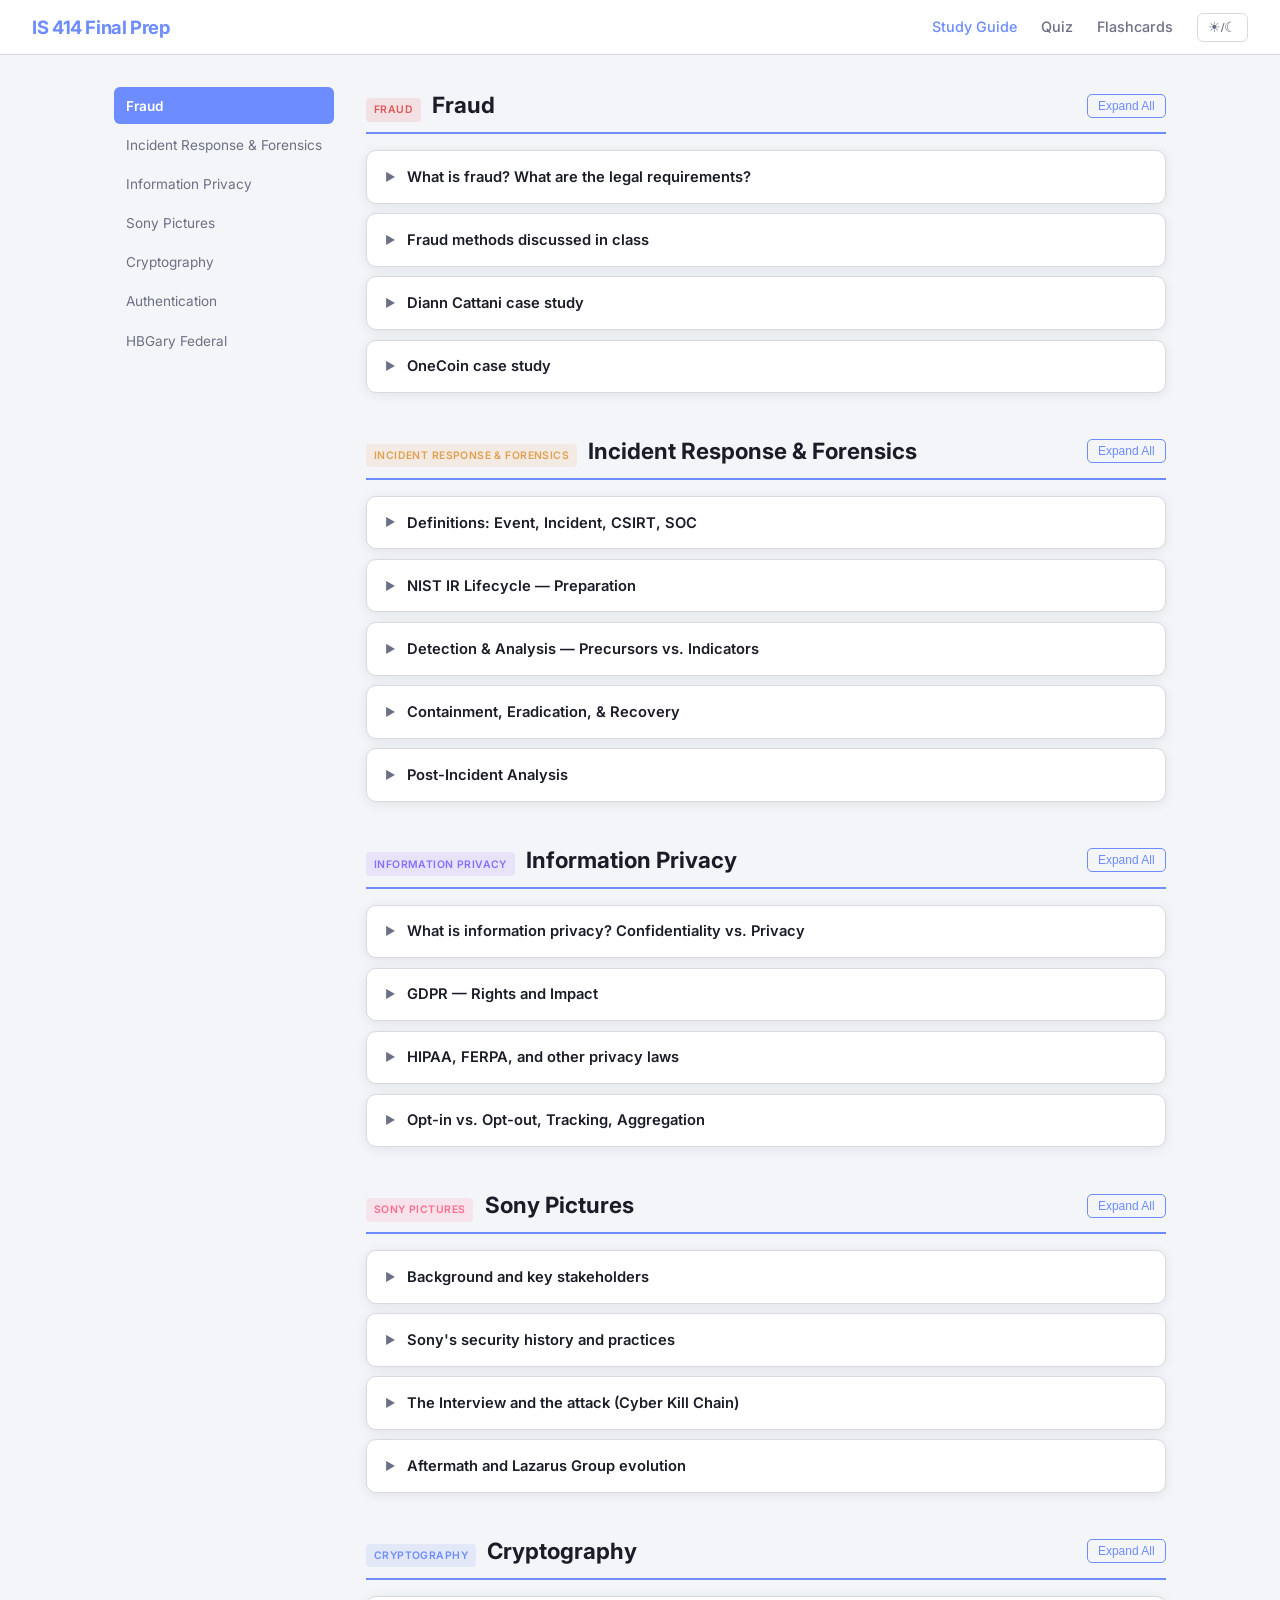
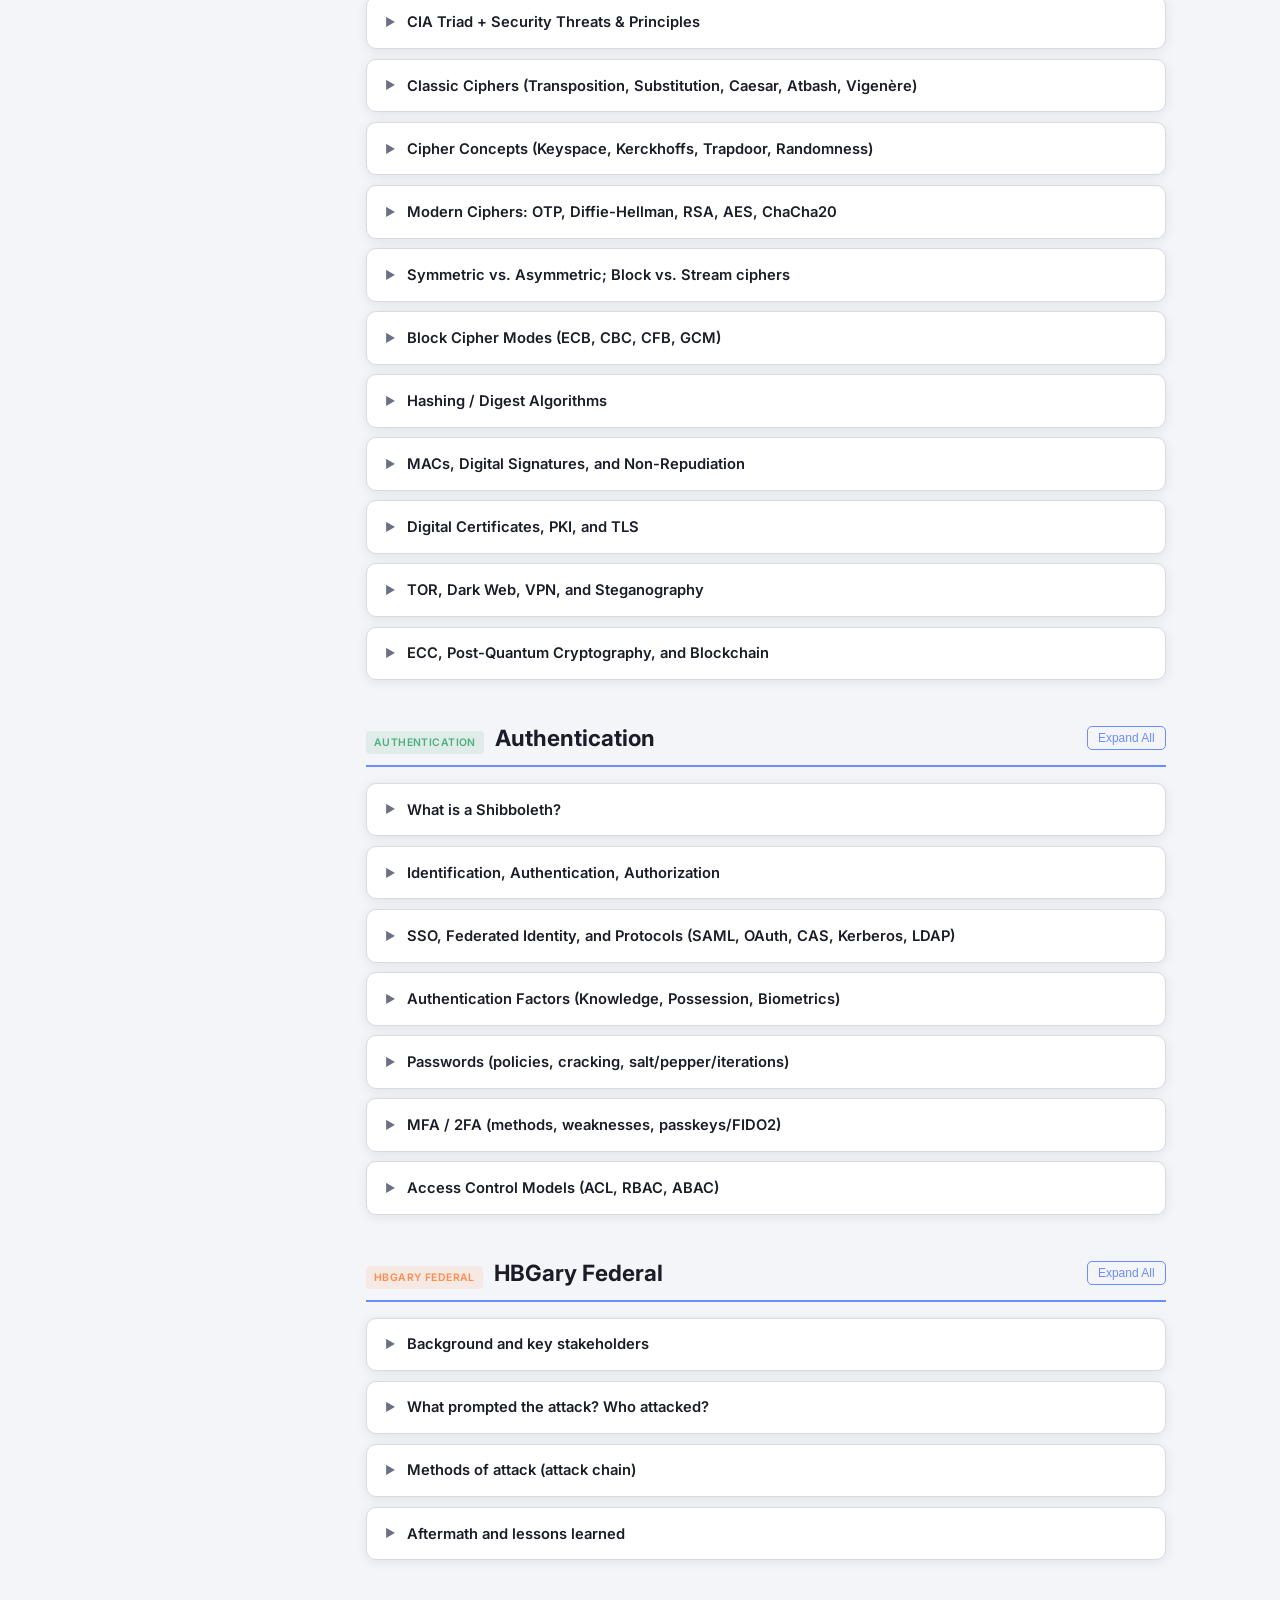
<file: index.html>
<!DOCTYPE html>
<html lang="en">
<head>
  <meta charset="UTF-8">
  <meta name="viewport" content="width=device-width, initial-scale=1.0">
  <meta http-equiv="refresh" content="0; url=docs/index.html">
  <title>IS 414 Study Guide — redirect</title>
  <script>location.replace('docs/index.html');</script>
</head>
<body>
  <p style="font-family:system-ui,sans-serif;padding:2rem">
    Opening study guide… If nothing happens, <a href="docs/index.html">click here</a>.
  </p>
</body>
</html>
</file>
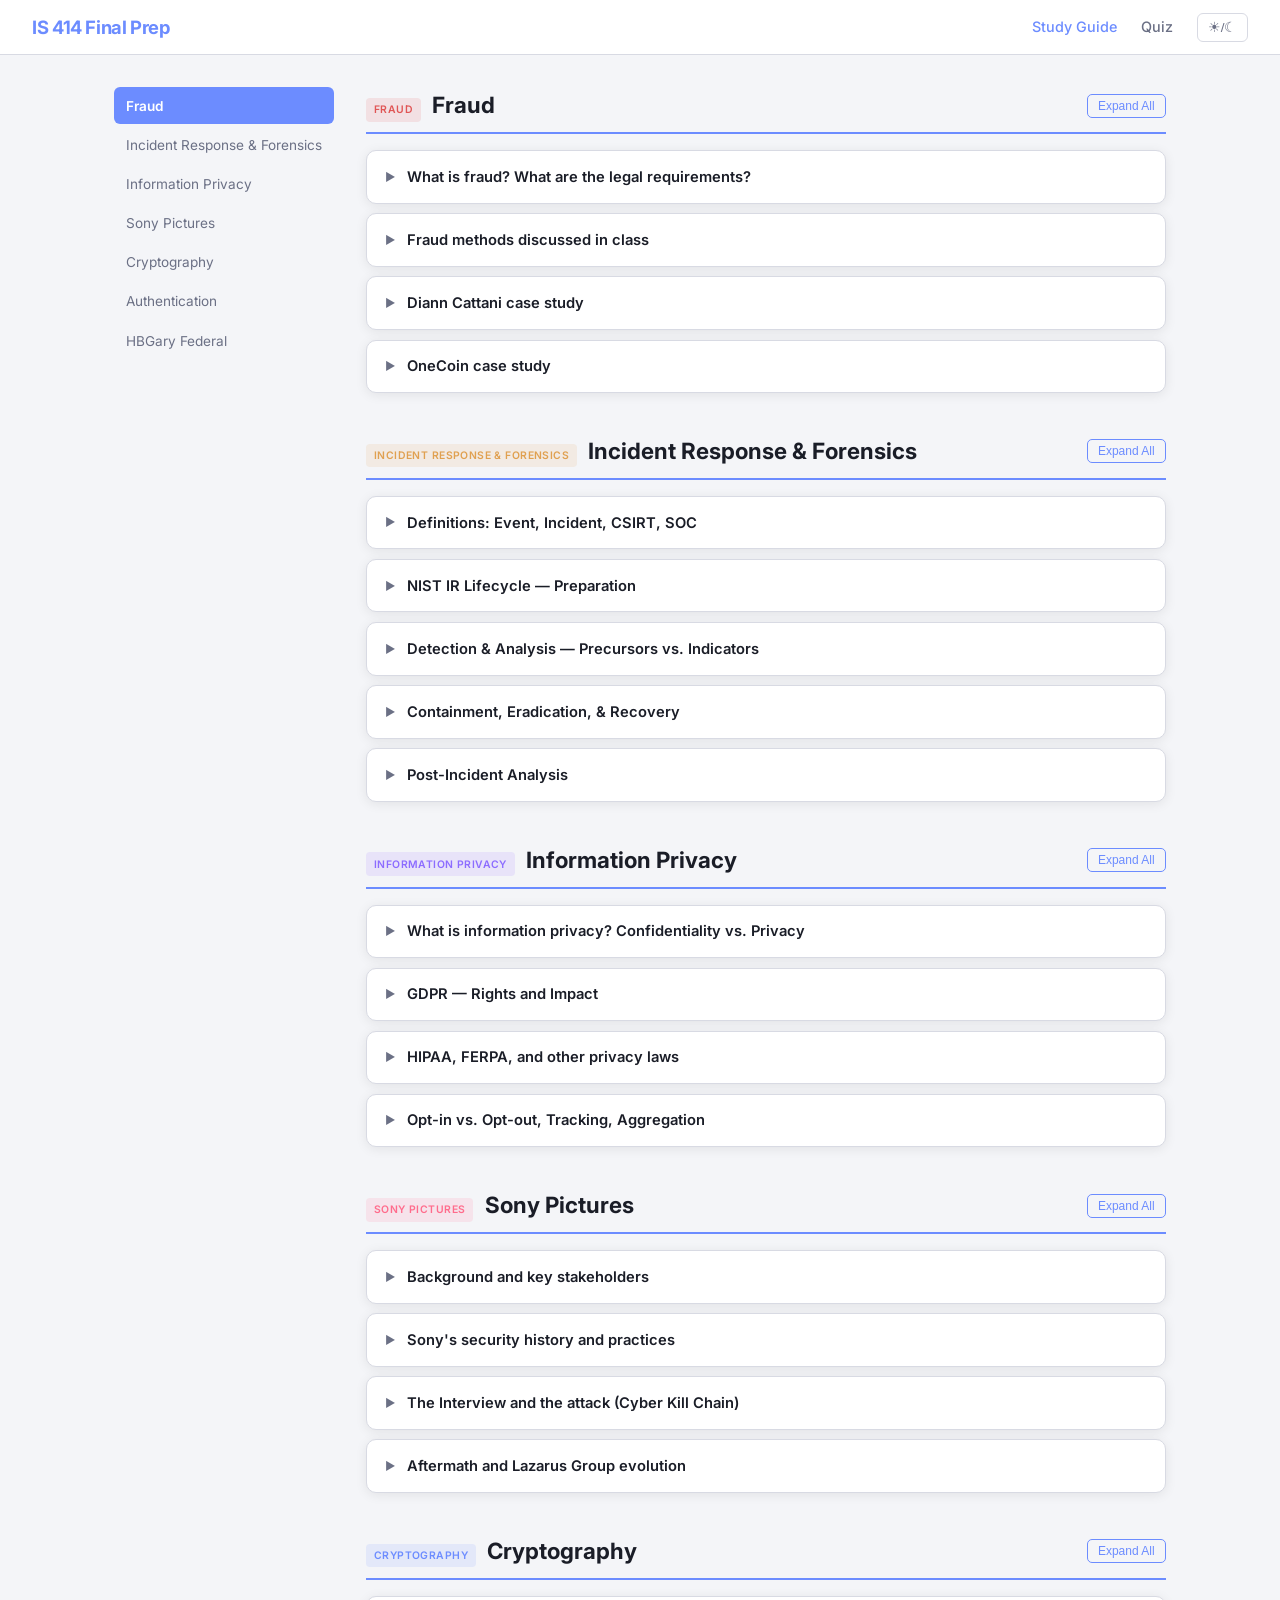
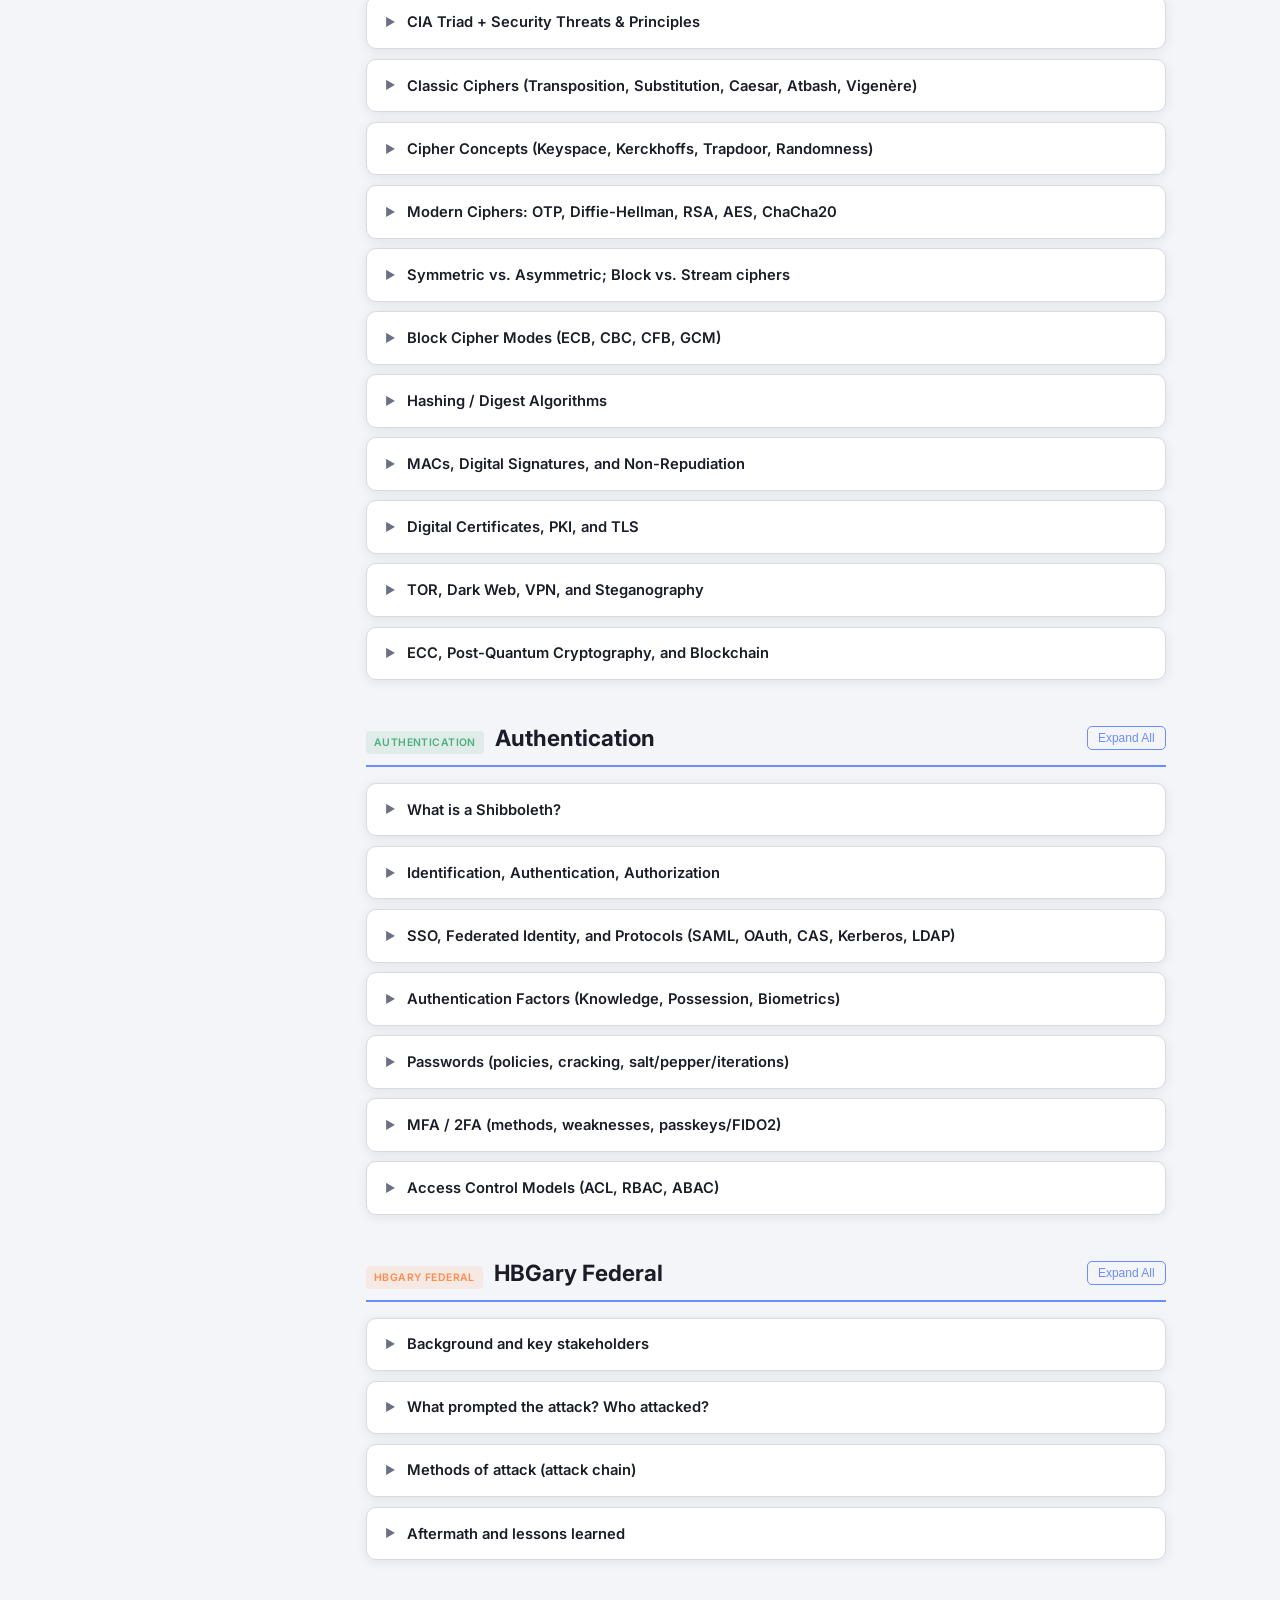
<file: website/index.html>
<!DOCTYPE html>
<html lang="en">
<head>
  <meta charset="UTF-8">
  <meta name="viewport" content="width=device-width, initial-scale=1.0">
  <title>IS 414 Study Guide</title>
  <link rel="preconnect" href="https://fonts.googleapis.com">
  <link href="https://fonts.googleapis.com/css2?family=Inter:wght@400;500;600;700;800&display=swap" rel="stylesheet">
  <link rel="stylesheet" href="css/style.css">
</head>
<body>
  <header>
    <a href="index.html" class="logo">IS 414 Final Prep</a>
    <nav>
      <a href="index.html" class="active">Study Guide</a>
      <a href="quiz.html">Quiz</a>
      <button id="theme-toggle" title="Toggle theme">☀/☾</button>
    </nav>
  </header>

  <div class="container wide">
    <div class="page-grid">
      <aside class="sidebar" id="sidebar"></aside>
      <main id="study-content"></main>
    </div>
  </div>

  <script src="js/study-guide-data.js"></script>
  <script src="js/study-guide.js"></script>
</body>
</html>
</file>
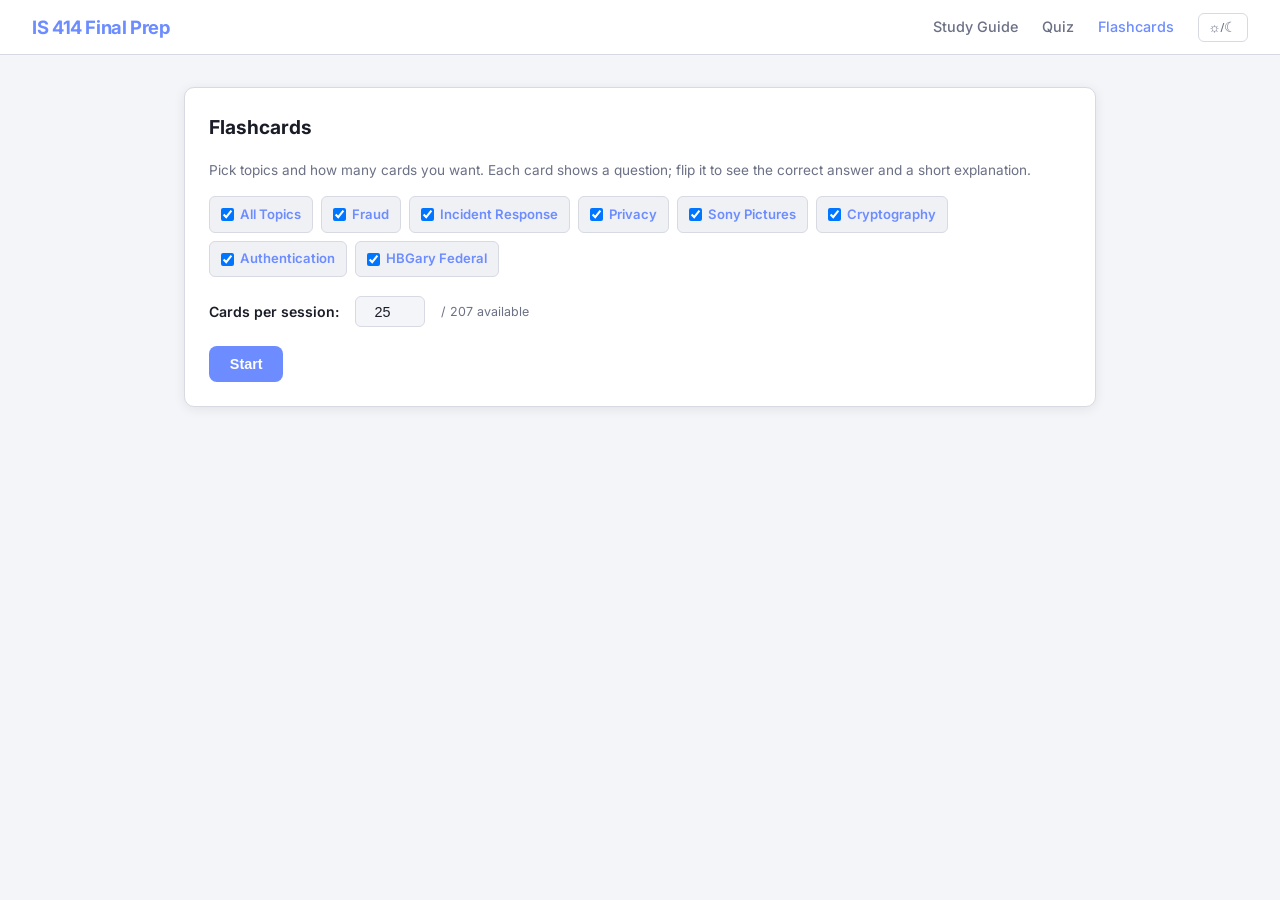
<file: docs/flashcards.html>
<!DOCTYPE html>
<html lang="en">
<head>
  <meta charset="UTF-8">
  <meta name="viewport" content="width=device-width, initial-scale=1.0">
  <title>IS 414 Flashcards</title>
  <link rel="preconnect" href="https://fonts.googleapis.com">
  <link href="https://fonts.googleapis.com/css2?family=Inter:wght@400;500;600;700;800&display=swap" rel="stylesheet">
  <link rel="stylesheet" href="css/style.css">
</head>
<body>
  <header>
    <a href="index.html" class="logo">IS 414 Final Prep</a>
    <nav>
      <a href="index.html">Study Guide</a>
      <a href="quiz.html">Quiz</a>
      <a href="flashcards.html" class="active">Flashcards</a>
      <button id="theme-toggle" title="Toggle theme">&#9788;/&#9790;</button>
    </nav>
  </header>

  <div class="container">
    <div id="fc-setup" class="quiz-setup">
      <h2>Flashcards</h2>
      <p class="fc-intro">Pick topics and how many cards you want. Each card shows a question; flip it to see the correct answer and a short explanation.</p>

      <div class="topic-checkboxes" id="fc-topic-checks"></div>

      <div class="count-row">
        <label for="fc-count">Cards per session:</label>
        <input type="number" id="fc-count" min="1" value="25">
        <span class="max-label" id="fc-max-label">/ 0 available</span>
      </div>

      <button class="btn btn-primary" id="fc-start-btn" type="button">Start</button>
    </div>

    <div id="fc-area" class="hidden">
      <div class="fc-toolbar">
        <div class="fc-toolbar-left">
          <span id="fc-progress" class="fc-progress-text">Card 1 of 25</span>
          <div class="fc-progress-bar-wrap"><div class="fc-progress-bar" id="fc-progress-bar"></div></div>
        </div>
        <button type="button" class="btn btn-secondary" id="fc-end-btn">End session</button>
      </div>

      <p class="fc-flip-hint" id="fc-hint-front">Click the card or press <kbd>Space</kbd> to show the answer</p>
      <p class="fc-flip-hint hidden" id="fc-hint-back">Click or <kbd>Space</kbd> to see the question again</p>

      <div class="fc-scene">
        <div class="fc-card" id="fc-card" role="button" tabindex="0" aria-label="Flashcard">
          <div class="fc-inner" id="fc-inner">
            <div class="fc-face fc-front" id="fc-front"></div>
            <div class="fc-face fc-back" id="fc-back"></div>
          </div>
        </div>
      </div>

      <div class="quiz-nav fc-card-nav">
        <button type="button" class="btn btn-secondary" id="fc-prev-btn">← Previous</button>
        <button type="button" class="btn btn-primary" id="fc-next-btn">Next →</button>
      </div>
      <p class="fc-kbd-hint">Tip: <kbd>←</kbd> <kbd>→</kbd> to move between cards</p>
    </div>
  </div>

  <div id="study-panel-backdrop" class="study-panel-backdrop" aria-hidden="true"></div>
  <aside id="study-panel" class="study-panel" aria-label="Study material for this card" aria-hidden="true">
    <div class="study-panel-header">
      <h3 id="study-panel-heading">Study material</h3>
      <button type="button" id="study-panel-close" class="study-panel-close" aria-label="Close panel">×</button>
    </div>
    <div id="study-panel-body" class="study-panel-body"></div>
  </aside>

  <script src="js/resource-links.js"></script>
  <script src="js/study-guide-data.js"></script>
  <script src="js/quiz-data.js"></script>
  <script src="js/flashcards.js"></script>
</body>
</html>
</file>
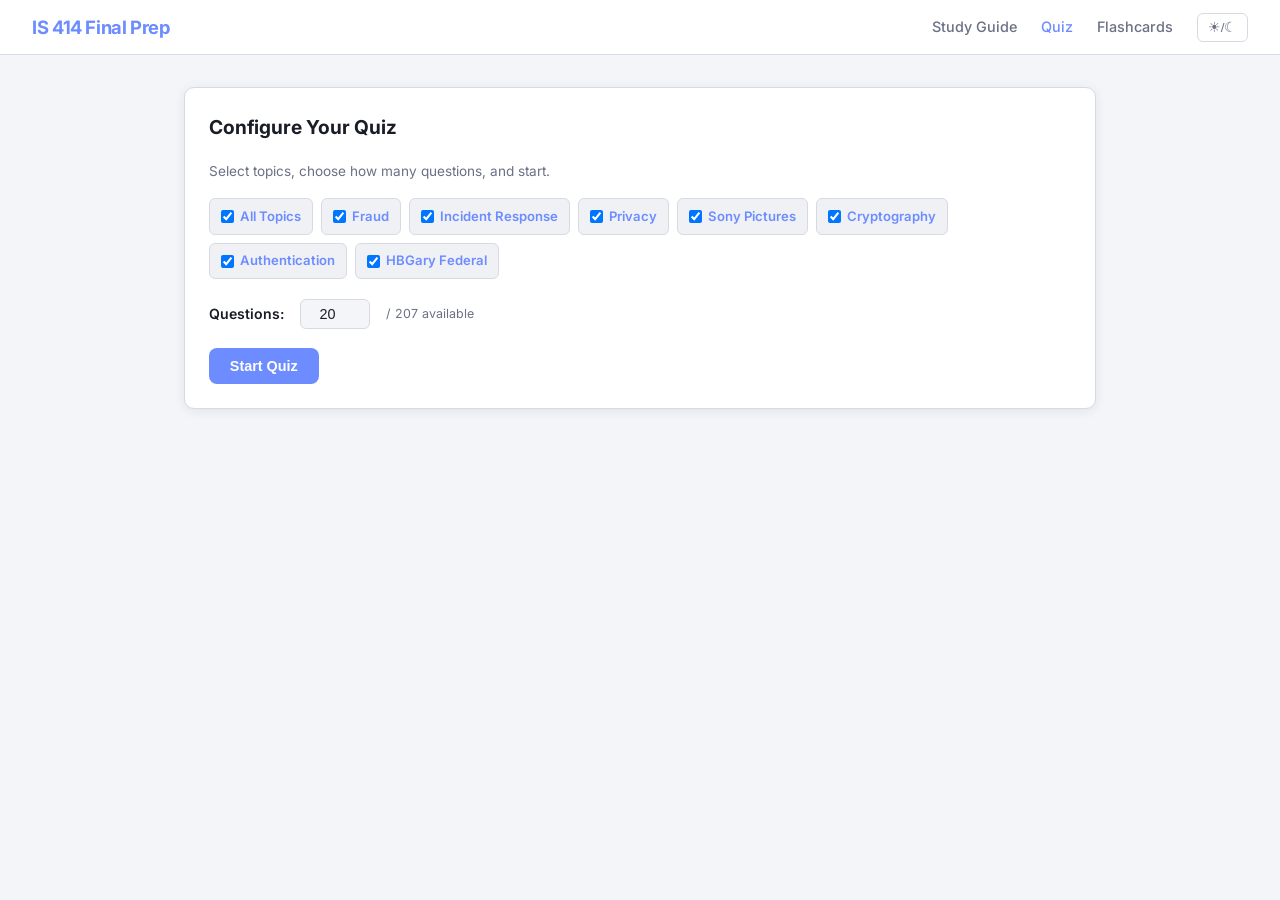
<file: docs/quiz.html>
<!DOCTYPE html>
<html lang="en">
<head>
  <meta charset="UTF-8">
  <meta name="viewport" content="width=device-width, initial-scale=1.0">
  <title>IS 414 Quiz</title>
  <link rel="preconnect" href="https://fonts.googleapis.com">
  <link href="https://fonts.googleapis.com/css2?family=Inter:wght@400;500;600;700;800&display=swap" rel="stylesheet">
  <link rel="stylesheet" href="css/style.css">
</head>
<body>
  <header>
    <a href="index.html" class="logo">IS 414 Final Prep</a>
    <nav>
      <a href="index.html">Study Guide</a>
      <a href="quiz.html" class="active">Quiz</a>
      <a href="flashcards.html">Flashcards</a>
      <button id="theme-toggle" title="Toggle theme">☀/☾</button>
    </nav>
  </header>

  <div class="container">
    <!-- SETUP -->
    <div id="quiz-setup" class="quiz-setup">
      <h2>Configure Your Quiz</h2>
      <p style="font-size:.85rem;color:var(--text-muted);margin-bottom:1rem;">Select topics, choose how many questions, and start.</p>

      <div class="topic-checkboxes" id="topic-checks"></div>

      <div class="count-row">
        <label for="q-count">Questions:</label>
        <input type="number" id="q-count" min="1" value="20">
        <span class="max-label" id="max-label">/ 200 available</span>
      </div>

      <button class="btn btn-primary" id="start-btn">Start Quiz</button>
    </div>

    <!-- QUIZ AREA -->
    <div id="quiz-area" class="hidden">
      <div class="progress-bar-wrap"><div class="progress-bar" id="progress-bar"></div></div>
      <div id="question-container"></div>
      <div class="quiz-nav">
        <button class="btn btn-secondary" id="prev-btn">← Previous</button>
        <button class="btn btn-primary" id="next-btn">Next →</button>
      </div>
    </div>

    <!-- RESULTS -->
    <div id="results-area" class="hidden"></div>
  </div>

  <div id="study-panel-backdrop" class="study-panel-backdrop" aria-hidden="true"></div>
  <aside id="study-panel" class="study-panel" aria-label="Study material for this question" aria-hidden="true">
    <div class="study-panel-header">
      <h3 id="study-panel-heading">Study material</h3>
      <button type="button" id="study-panel-close" class="study-panel-close" aria-label="Close panel">×</button>
    </div>
    <div id="study-panel-body" class="study-panel-body"></div>
  </aside>

  <script src="js/resource-links.js"></script>
  <script src="js/study-guide-data.js"></script>
  <script src="js/quiz-data.js"></script>
  <script src="js/quiz.js"></script>
</body>
</html>
</file>
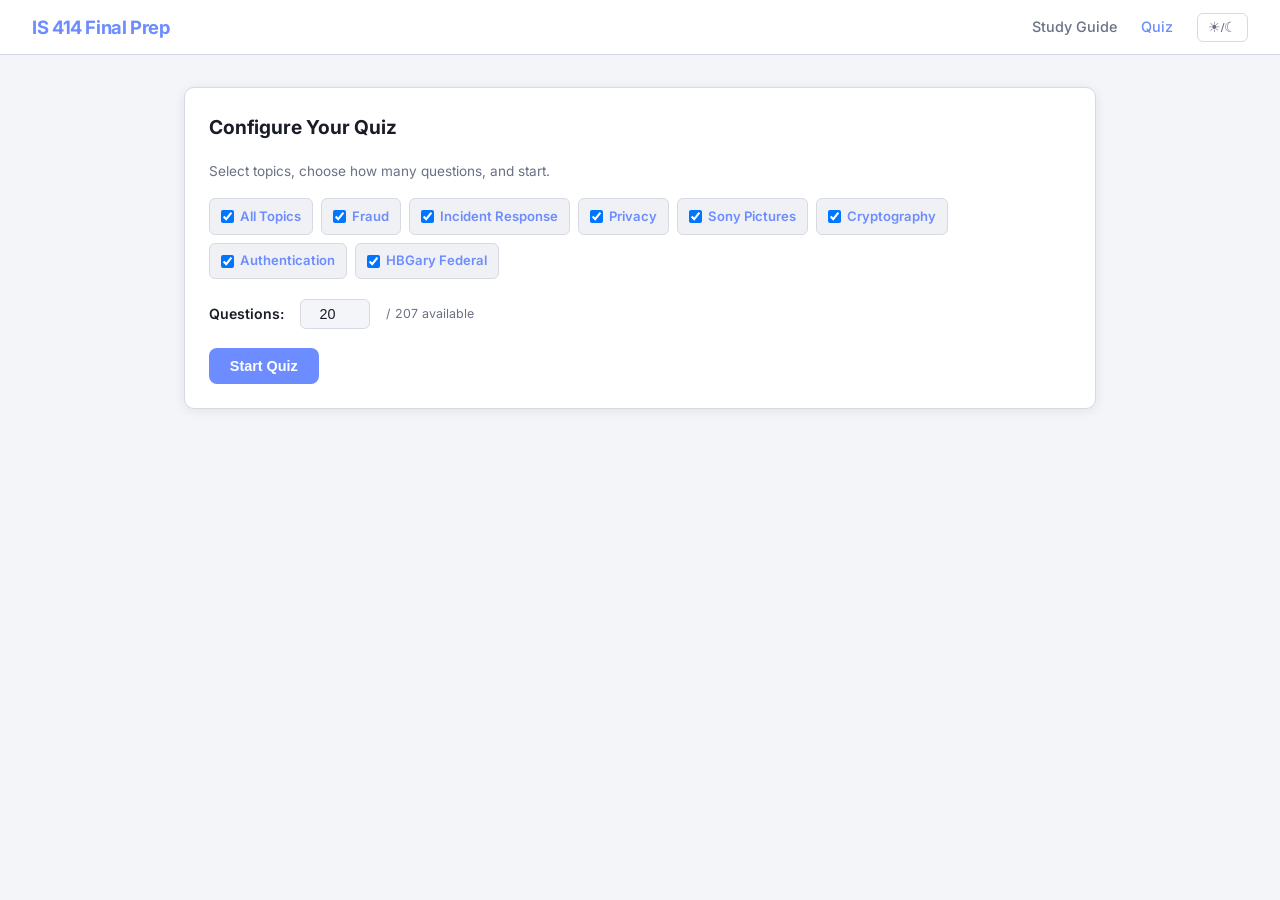
<file: website/quiz.html>
<!DOCTYPE html>
<html lang="en">
<head>
  <meta charset="UTF-8">
  <meta name="viewport" content="width=device-width, initial-scale=1.0">
  <title>IS 414 Quiz</title>
  <link rel="preconnect" href="https://fonts.googleapis.com">
  <link href="https://fonts.googleapis.com/css2?family=Inter:wght@400;500;600;700;800&display=swap" rel="stylesheet">
  <link rel="stylesheet" href="css/style.css">
</head>
<body>
  <header>
    <a href="index.html" class="logo">IS 414 Final Prep</a>
    <nav>
      <a href="index.html">Study Guide</a>
      <a href="quiz.html" class="active">Quiz</a>
      <button id="theme-toggle" title="Toggle theme">☀/☾</button>
    </nav>
  </header>

  <div class="container">
    <!-- SETUP -->
    <div id="quiz-setup" class="quiz-setup">
      <h2>Configure Your Quiz</h2>
      <p style="font-size:.85rem;color:var(--text-muted);margin-bottom:1rem;">Select topics, choose how many questions, and start.</p>

      <div class="topic-checkboxes" id="topic-checks"></div>

      <div class="count-row">
        <label for="q-count">Questions:</label>
        <input type="number" id="q-count" min="1" value="20">
        <span class="max-label" id="max-label">/ 200 available</span>
      </div>

      <button class="btn btn-primary" id="start-btn">Start Quiz</button>
    </div>

    <!-- QUIZ AREA -->
    <div id="quiz-area" class="hidden">
      <div class="progress-bar-wrap"><div class="progress-bar" id="progress-bar"></div></div>
      <div id="question-container"></div>
      <div class="quiz-nav">
        <button class="btn btn-secondary" id="prev-btn">← Previous</button>
        <button class="btn btn-primary" id="next-btn">Next →</button>
      </div>
    </div>

    <!-- RESULTS -->
    <div id="results-area" class="hidden"></div>
  </div>

  <script src="js/quiz-data.js"></script>
  <script src="js/quiz.js"></script>
</body>
</html>
</file>
<file: website/css/style.css>
:root {
  --bg: #0f1117;
  --bg-card: #1a1d27;
  --bg-card-hover: #222632;
  --bg-header: #161922;
  --text: #e4e6ed;
  --text-muted: #8b8fa3;
  --accent: #6c8cff;
  --accent-hover: #8da6ff;
  --green: #4caf80;
  --red: #e05555;
  --orange: #e0a050;
  --border: #2a2e3a;
  --radius: 10px;
  --shadow: 0 2px 12px rgba(0,0,0,.3);
  --transition: .25s ease;
  --font: 'Inter', -apple-system, BlinkMacSystemFont, 'Segoe UI', Roboto, sans-serif;
  --mono: 'Fira Code', 'Cascadia Code', 'Consolas', monospace;
}
@media(prefers-color-scheme:light) {
  :root {
    --bg: #f4f5f8;
    --bg-card: #ffffff;
    --bg-card-hover: #f0f1f5;
    --bg-header: #ffffff;
    --text: #1a1d27;
    --text-muted: #6b7085;
    --border: #d8dae3;
    --shadow: 0 2px 12px rgba(0,0,0,.08);
  }
}
body.light {
  --bg: #f4f5f8;
  --bg-card: #ffffff;
  --bg-card-hover: #f0f1f5;
  --bg-header: #ffffff;
  --text: #1a1d27;
  --text-muted: #6b7085;
  --border: #d8dae3;
  --shadow: 0 2px 12px rgba(0,0,0,.08);
}
body.dark {
  --bg: #0f1117;
  --bg-card: #1a1d27;
  --bg-card-hover: #222632;
  --bg-header: #161922;
  --text: #e4e6ed;
  --text-muted: #8b8fa3;
  --border: #2a2e3a;
  --shadow: 0 2px 12px rgba(0,0,0,.3);
}
* { margin:0; padding:0; box-sizing:border-box; }
html { scroll-behavior:smooth; }
body {
  font-family: var(--font);
  background: var(--bg);
  color: var(--text);
  line-height: 1.65;
  min-height: 100vh;
}

/* HEADER */
header {
  position: sticky; top:0; z-index:100;
  background: var(--bg-header);
  border-bottom: 1px solid var(--border);
  backdrop-filter: blur(12px);
  padding: .75rem 2rem;
  display: flex; align-items:center; justify-content:space-between;
}
header .logo {
  font-size:1.15rem; font-weight:700; color:var(--accent);
  text-decoration:none; letter-spacing:-.02em;
}
header nav { display:flex; gap:1.5rem; align-items:center; }
header nav a {
  color: var(--text-muted); text-decoration:none; font-size:.9rem;
  font-weight:500; transition:color var(--transition);
}
header nav a:hover, header nav a.active { color:var(--accent); }
#theme-toggle {
  background:none; border:1px solid var(--border); border-radius:6px;
  color:var(--text-muted); cursor:pointer; padding:.35rem .6rem;
  font-size:.85rem; transition:all var(--transition);
}
#theme-toggle:hover { border-color:var(--accent); color:var(--accent); }

/* LAYOUT */
.container { max-width:960px; margin:0 auto; padding:2rem 1.5rem 4rem; }
.container.wide { max-width:1100px; }

/* SIDEBAR NAV */
.page-grid {
  display:grid; grid-template-columns:220px 1fr; gap:2rem;
}
@media(max-width:800px) {
  .page-grid { grid-template-columns:1fr; }
  .sidebar { display:none; }
}
.sidebar {
  position:sticky; top:5rem; align-self:start;
  max-height:calc(100vh - 6rem); overflow-y:auto;
}
.sidebar a {
  display:block; padding:.45rem .75rem; margin-bottom:.15rem;
  color:var(--text-muted); text-decoration:none; font-size:.85rem;
  border-radius:6px; transition:all var(--transition);
}
.sidebar a:hover { background:var(--bg-card-hover); color:var(--text); }
.sidebar a.active { background:var(--accent); color:#fff; font-weight:600; }

/* CARDS */
.section-block { margin-bottom:2.5rem; }
.section-title {
  font-size:1.4rem; font-weight:700; margin-bottom:1rem;
  padding-bottom:.5rem; border-bottom:2px solid var(--accent);
  display:flex; align-items:center; justify-content:space-between;
}
.section-title .expand-all {
  font-size:.75rem; font-weight:500; color:var(--accent);
  cursor:pointer; background:none; border:1px solid var(--accent);
  padding:.25rem .65rem; border-radius:5px; transition:all var(--transition);
}
.section-title .expand-all:hover { background:var(--accent); color:#fff; }

.card {
  background:var(--bg-card); border:1px solid var(--border);
  border-radius:var(--radius); margin-bottom:.6rem;
  box-shadow:var(--shadow); transition:border-color var(--transition);
  overflow:hidden;
}
.card:hover { border-color:var(--accent); }
.card-header {
  padding:.85rem 1.1rem; cursor:pointer;
  display:flex; align-items:center; gap:.7rem;
  font-weight:600; font-size:.92rem;
  user-select:none;
}
.card-header .arrow {
  transition:transform var(--transition); font-size:.7rem; color:var(--text-muted);
}
.card.open .card-header .arrow { transform:rotate(90deg); }
.card-body {
  max-height:0; overflow:hidden;
  transition:max-height .4s ease, padding .3s ease;
  padding:0 1.1rem;
}
.card.open .card-body {
  max-height:8000px; padding:.2rem 1.1rem 1.1rem;
}
.card-body p { margin-bottom:.6rem; font-size:.88rem; }
.card-body ul, .card-body ol { margin-left:1.2rem; margin-bottom:.6rem; font-size:.88rem; }
.card-body table { width:100%; border-collapse:collapse; margin-bottom:.8rem; font-size:.85rem; }
.card-body th, .card-body td {
  text-align:left; padding:.45rem .6rem; border-bottom:1px solid var(--border);
}
.card-body th { font-weight:600; color:var(--accent); }
.card-body code {
  background:rgba(108,140,255,.12); padding:.1rem .35rem;
  border-radius:4px; font-family:var(--mono); font-size:.82rem;
}
.card-body blockquote {
  border-left:3px solid var(--accent); padding:.4rem .8rem;
  margin:.6rem 0; color:var(--text-muted); font-size:.85rem;
  background:rgba(108,140,255,.05); border-radius:0 6px 6px 0;
}

.source-tag {
  display:inline-block; font-size:.7rem; color:var(--accent);
  background:rgba(108,140,255,.1); padding:.15rem .45rem;
  border-radius:4px; margin-right:.3rem; margin-bottom:.3rem;
}

/* TOPIC BADGES */
.topic-badge {
  display:inline-block; font-size:.65rem; font-weight:600;
  text-transform:uppercase; letter-spacing:.04em;
  padding:.2rem .5rem; border-radius:4px; margin-right:.4rem;
}
.topic-badge.fraud { background:#e0555520; color:#e05555; }
.topic-badge.ir { background:#e0a05020; color:#e0a050; }
.topic-badge.privacy { background:#8c6cff20; color:#8c6cff; }
.topic-badge.sony { background:#ff6c8c20; color:#ff6c8c; }
.topic-badge.crypto { background:#6c8cff20; color:#6c8cff; }
.topic-badge.auth { background:#4caf8020; color:#4caf80; }
.topic-badge.hbgary { background:#ff8c4c20; color:#ff8c4c; }

/* QUIZ */
.quiz-setup {
  background:var(--bg-card); border:1px solid var(--border);
  border-radius:var(--radius); padding:1.5rem; margin-bottom:2rem;
  box-shadow:var(--shadow);
}
.quiz-setup h2 { font-size:1.2rem; margin-bottom:1rem; }
.topic-checkboxes {
  display:flex; flex-wrap:wrap; gap:.5rem; margin-bottom:1.2rem;
}
.topic-checkboxes label {
  display:flex; align-items:center; gap:.35rem;
  background:var(--bg-card-hover); border:1px solid var(--border);
  padding:.4rem .7rem; border-radius:6px; font-size:.82rem;
  cursor:pointer; transition:all var(--transition); user-select:none;
}
.topic-checkboxes label:hover { border-color:var(--accent); }
.topic-checkboxes input:checked + span { color:var(--accent); font-weight:600; }
.count-row {
  display:flex; align-items:center; gap:1rem; margin-bottom:1.2rem;
}
.count-row label { font-size:.88rem; font-weight:600; }
.count-row input[type=number] {
  width:70px; padding:.4rem .5rem; border-radius:6px;
  border:1px solid var(--border); background:var(--bg);
  color:var(--text); font-size:.9rem; text-align:center;
}
.count-row .max-label { font-size:.78rem; color:var(--text-muted); }

.btn {
  display:inline-flex; align-items:center; gap:.4rem;
  padding:.6rem 1.3rem; border:none; border-radius:8px;
  font-size:.9rem; font-weight:600; cursor:pointer;
  transition:all var(--transition);
}
.btn-primary { background:var(--accent); color:#fff; }
.btn-primary:hover { background:var(--accent-hover); transform:translateY(-1px); }
.btn-secondary { background:var(--bg-card-hover); color:var(--text); border:1px solid var(--border); }
.btn-secondary:hover { border-color:var(--accent); color:var(--accent); }

.progress-bar-wrap {
  height:6px; background:var(--border); border-radius:3px;
  margin-bottom:1.5rem; overflow:hidden;
}
.progress-bar {
  height:100%; background:var(--accent); border-radius:3px;
  transition:width .3s ease;
}

.question-card {
  background:var(--bg-card); border:1px solid var(--border);
  border-radius:var(--radius); padding:1.5rem;
  box-shadow:var(--shadow); margin-bottom:1rem;
}
.question-card .q-number {
  font-size:.75rem; color:var(--text-muted); margin-bottom:.5rem;
  display:flex; align-items:center; justify-content:space-between;
}
.question-card .q-text {
  font-size:1rem; font-weight:600; margin-bottom:1rem; line-height:1.5;
}
.choices { display:flex; flex-direction:column; gap:.5rem; }
.choice-btn {
  display:block; width:100%; text-align:left;
  padding:.7rem 1rem; border-radius:8px;
  border:1px solid var(--border); background:var(--bg);
  color:var(--text); font-size:.88rem; cursor:pointer;
  transition:all var(--transition);
}
.choice-btn:hover:not(.disabled) { border-color:var(--accent); background:var(--bg-card-hover); }
.choice-btn.selected { border-color:var(--accent); background:rgba(108,140,255,.1); }
.choice-btn.correct { border-color:var(--green); background:rgba(76,175,128,.12); color:var(--green); }
.choice-btn.incorrect { border-color:var(--red); background:rgba(224,85,85,.1); color:var(--red); }
.choice-btn.disabled { cursor:default; opacity:.85; }
.choice-btn.show-correct { border-color:var(--green); background:rgba(76,175,128,.08); }

.explanation-box {
  margin-top:1rem; padding:.85rem 1rem; border-radius:8px;
  border-left:3px solid var(--orange); font-size:.85rem;
  background:rgba(224,160,80,.06);
}
.explanation-box .exp-label { font-weight:700; color:var(--orange); margin-bottom:.3rem; }
.explanation-box .exp-ref { font-size:.75rem; color:var(--accent); margin-top:.4rem; }

.results-card {
  background:var(--bg-card); border:1px solid var(--border);
  border-radius:var(--radius); padding:2rem; text-align:center;
  box-shadow:var(--shadow);
}
.results-card .score { font-size:3rem; font-weight:800; color:var(--accent); }
.results-card .score-label { font-size:1rem; color:var(--text-muted); margin-bottom:1.5rem; }
.results-breakdown {
  display:flex; flex-wrap:wrap; gap:.8rem; justify-content:center;
  margin-bottom:1.5rem;
}
.results-breakdown .rb-item {
  background:var(--bg); padding:.5rem .8rem; border-radius:6px;
  font-size:.8rem; border:1px solid var(--border);
}
.missed-list { text-align:left; margin-top:1.5rem; }
.missed-list h3 { font-size:1rem; margin-bottom:.8rem; }

.quiz-nav {
  display:flex; justify-content:space-between; align-items:center;
  margin-top:1.2rem;
}

.hidden { display:none !important; }

/* Scrollbar */
::-webkit-scrollbar { width:6px; }
::-webkit-scrollbar-track { background:var(--bg); }
::-webkit-scrollbar-thumb { background:var(--border); border-radius:3px; }
::-webkit-scrollbar-thumb:hover { background:var(--text-muted); }
</file>
<file: docs/css/style.css>
:root {
  --bg: #0f1117;
  --bg-card: #1a1d27;
  --bg-card-hover: #222632;
  --bg-header: #161922;
  --text: #e4e6ed;
  --text-muted: #8b8fa3;
  --accent: #6c8cff;
  --accent-hover: #8da6ff;
  --green: #4caf80;
  --red: #e05555;
  --orange: #e0a050;
  --border: #2a2e3a;
  --radius: 10px;
  --shadow: 0 2px 12px rgba(0,0,0,.3);
  --transition: .25s ease;
  --font: 'Inter', -apple-system, BlinkMacSystemFont, 'Segoe UI', Roboto, sans-serif;
  --mono: 'Fira Code', 'Cascadia Code', 'Consolas', monospace;
}
@media(prefers-color-scheme:light) {
  :root {
    --bg: #f4f5f8;
    --bg-card: #ffffff;
    --bg-card-hover: #f0f1f5;
    --bg-header: #ffffff;
    --text: #1a1d27;
    --text-muted: #6b7085;
    --border: #d8dae3;
    --shadow: 0 2px 12px rgba(0,0,0,.08);
  }
}
body.light {
  --bg: #f4f5f8;
  --bg-card: #ffffff;
  --bg-card-hover: #f0f1f5;
  --bg-header: #ffffff;
  --text: #1a1d27;
  --text-muted: #6b7085;
  --border: #d8dae3;
  --shadow: 0 2px 12px rgba(0,0,0,.08);
}
body.dark {
  --bg: #0f1117;
  --bg-card: #1a1d27;
  --bg-card-hover: #222632;
  --bg-header: #161922;
  --text: #e4e6ed;
  --text-muted: #8b8fa3;
  --border: #2a2e3a;
  --shadow: 0 2px 12px rgba(0,0,0,.3);
}
* { margin:0; padding:0; box-sizing:border-box; }
html { scroll-behavior:smooth; }
body {
  font-family: var(--font);
  background: var(--bg);
  color: var(--text);
  line-height: 1.65;
  min-height: 100vh;
}

/* HEADER */
header {
  position: sticky; top:0; z-index:100;
  background: var(--bg-header);
  border-bottom: 1px solid var(--border);
  backdrop-filter: blur(12px);
  padding: .75rem 2rem;
  display: flex; align-items:center; justify-content:space-between;
}
header .logo {
  font-size:1.15rem; font-weight:700; color:var(--accent);
  text-decoration:none; letter-spacing:-.02em;
}
header nav { display:flex; gap:1.5rem; align-items:center; }
header nav a {
  color: var(--text-muted); text-decoration:none; font-size:.9rem;
  font-weight:500; transition:color var(--transition);
}
header nav a:hover, header nav a.active { color:var(--accent); }
#theme-toggle {
  background:none; border:1px solid var(--border); border-radius:6px;
  color:var(--text-muted); cursor:pointer; padding:.35rem .6rem;
  font-size:.85rem; transition:all var(--transition);
}
#theme-toggle:hover { border-color:var(--accent); color:var(--accent); }

/* LAYOUT */
.container { max-width:960px; margin:0 auto; padding:2rem 1.5rem 4rem; }
.container.wide { max-width:1100px; }

/* SIDEBAR NAV */
.page-grid {
  display:grid; grid-template-columns:220px 1fr; gap:2rem;
}
@media(max-width:800px) {
  .page-grid { grid-template-columns:1fr; }
  .sidebar { display:none; }
}
.sidebar {
  position:sticky; top:5rem; align-self:start;
  max-height:calc(100vh - 6rem); overflow-y:auto;
}
.sidebar a {
  display:block; padding:.45rem .75rem; margin-bottom:.15rem;
  color:var(--text-muted); text-decoration:none; font-size:.85rem;
  border-radius:6px; transition:all var(--transition);
}
.sidebar a:hover { background:var(--bg-card-hover); color:var(--text); }
.sidebar a.active { background:var(--accent); color:#fff; font-weight:600; }

/* CARDS — scroll-margin so #hash links land below sticky header */
.section-block {
  margin-bottom:2.5rem;
  scroll-margin-top: 5.5rem;
}
.section-title {
  font-size:1.4rem; font-weight:700; margin-bottom:1rem;
  padding-bottom:.5rem; border-bottom:2px solid var(--accent);
  display:flex; align-items:center; justify-content:space-between;
}
.section-title .expand-all {
  font-size:.75rem; font-weight:500; color:var(--accent);
  cursor:pointer; background:none; border:1px solid var(--accent);
  padding:.25rem .65rem; border-radius:5px; transition:all var(--transition);
}
.section-title .expand-all:hover { background:var(--accent); color:#fff; }

.card {
  background:var(--bg-card); border:1px solid var(--border);
  border-radius:var(--radius); margin-bottom:.6rem;
  box-shadow:var(--shadow); transition:border-color var(--transition);
  overflow:hidden;
}
.card:hover { border-color:var(--accent); }
.card-header {
  padding:.85rem 1.1rem; cursor:pointer;
  display:flex; align-items:center; gap:.7rem;
  font-weight:600; font-size:.92rem;
  user-select:none;
}
.card-header .arrow {
  transition:transform var(--transition); font-size:.7rem; color:var(--text-muted);
}
.card.open .card-header .arrow { transform:rotate(90deg); }
.card-body {
  max-height:0; overflow:hidden;
  transition:max-height .4s ease, padding .3s ease;
  padding:0 1.1rem;
}
.card.open .card-body {
  max-height:8000px; padding:.2rem 1.1rem 1.1rem;
}

.card.study-highlight {
  outline: 2px solid var(--accent);
  outline-offset: 3px;
  border-radius: 10px;
  box-shadow: 0 0 0 4px rgba(108, 140, 255, 0.22);
  transition: outline 0.2s ease, box-shadow 0.2s ease;
}

.card-body p { margin-bottom:.6rem; font-size:.88rem; }
.card-body ul, .card-body ol { margin-left:1.2rem; margin-bottom:.6rem; font-size:.88rem; }
.card-body table { width:100%; border-collapse:collapse; margin-bottom:.8rem; font-size:.85rem; }
.card-body th, .card-body td {
  text-align:left; padding:.45rem .6rem; border-bottom:1px solid var(--border);
}
.card-body th { font-weight:600; color:var(--accent); }
.card-body code {
  background:rgba(108,140,255,.12); padding:.1rem .35rem;
  border-radius:4px; font-family:var(--mono); font-size:.82rem;
}
.card-body blockquote {
  border-left:3px solid var(--accent); padding:.4rem .8rem;
  margin:.6rem 0; color:var(--text-muted); font-size:.85rem;
  background:rgba(108,140,255,.05); border-radius:0 6px 6px 0;
}

.source-tag {
  display:inline-block; font-size:.7rem; color:var(--accent);
  background:rgba(108,140,255,.1); padding:.15rem .45rem;
  border-radius:4px; margin-right:.3rem; margin-bottom:.3rem;
  line-height:1.5; vertical-align:middle;
}
.source-tag a {
  color:var(--accent); font-weight:600; text-decoration:underline;
  text-underline-offset:2px;
}
.source-tag a:hover { color:var(--accent-hover); }
.source-slide-link {
  display:inline-block;
  font-weight:600;
  text-decoration:underline !important;
  padding:.1rem 0;
  margin:-.1rem 0;
  max-width:100%;
  line-height:1.45;
}
.source-tag--slide .source-slide-meta { font-weight:500; }
.source-tag--slide .source-slide-meta a { font-size:.68rem; }
.source-tag-label { font-weight:600; opacity:.9; }
.source-slides-ref, .source-tx-hint {
  color:var(--text-muted); font-weight:400; font-size:.65rem;
}
.source-tag--slide .source-slides-ref { font-style:italic; }
.source-tag .source-tx-all { font-weight:500; font-size:.62rem; text-decoration:none; opacity:.85; }
.source-tag .source-tx-all:hover { opacity:1; text-decoration:underline; }

/* TOPIC BADGES */
.topic-badge {
  display:inline-block; font-size:.65rem; font-weight:600;
  text-transform:uppercase; letter-spacing:.04em;
  padding:.2rem .5rem; border-radius:4px; margin-right:.4rem;
}
.topic-badge.fraud { background:#e0555520; color:#e05555; }
.topic-badge.ir { background:#e0a05020; color:#e0a050; }
.topic-badge.privacy { background:#8c6cff20; color:#8c6cff; }
.topic-badge.sony { background:#ff6c8c20; color:#ff6c8c; }
.topic-badge.crypto { background:#6c8cff20; color:#6c8cff; }
.topic-badge.auth { background:#4caf8020; color:#4caf80; }
.topic-badge.hbgary { background:#ff8c4c20; color:#ff8c4c; }

/* QUIZ */
.quiz-setup {
  background:var(--bg-card); border:1px solid var(--border);
  border-radius:var(--radius); padding:1.5rem; margin-bottom:2rem;
  box-shadow:var(--shadow);
}
.quiz-setup h2 { font-size:1.2rem; margin-bottom:1rem; }
.topic-checkboxes {
  display:flex; flex-wrap:wrap; gap:.5rem; margin-bottom:1.2rem;
}
.topic-checkboxes label {
  display:flex; align-items:center; gap:.35rem;
  background:var(--bg-card-hover); border:1px solid var(--border);
  padding:.4rem .7rem; border-radius:6px; font-size:.82rem;
  cursor:pointer; transition:all var(--transition); user-select:none;
}
.topic-checkboxes label:hover { border-color:var(--accent); }
.topic-checkboxes input:checked + span { color:var(--accent); font-weight:600; }
.count-row {
  display:flex; align-items:center; gap:1rem; margin-bottom:1.2rem;
}
.count-row label { font-size:.88rem; font-weight:600; }
.count-row input[type=number] {
  width:70px; padding:.4rem .5rem; border-radius:6px;
  border:1px solid var(--border); background:var(--bg);
  color:var(--text); font-size:.9rem; text-align:center;
}
.count-row .max-label { font-size:.78rem; color:var(--text-muted); }

.btn {
  display:inline-flex; align-items:center; gap:.4rem;
  padding:.6rem 1.3rem; border:none; border-radius:8px;
  font-size:.9rem; font-weight:600; cursor:pointer;
  transition:all var(--transition);
}
.btn-primary { background:var(--accent); color:#fff; }
.btn-primary:hover { background:var(--accent-hover); transform:translateY(-1px); }
.btn-secondary { background:var(--bg-card-hover); color:var(--text); border:1px solid var(--border); }
.btn-secondary:hover { border-color:var(--accent); color:var(--accent); }

.progress-bar-wrap {
  height:6px; background:var(--border); border-radius:3px;
  margin-bottom:1.5rem; overflow:hidden;
}
.progress-bar {
  height:100%; background:var(--accent); border-radius:3px;
  transition:width .3s ease;
}

.question-card {
  background:var(--bg-card); border:1px solid var(--border);
  border-radius:var(--radius); padding:1.5rem;
  box-shadow:var(--shadow); margin-bottom:1rem;
}
.question-card .q-number {
  font-size:.75rem; color:var(--text-muted); margin-bottom:.5rem;
  display:flex; align-items:center; justify-content:space-between;
}
.question-card .q-text {
  font-size:1rem; font-weight:600; margin-bottom:1rem; line-height:1.5;
}
.choices { display:flex; flex-direction:column; gap:.5rem; }
.choice-btn {
  display:block; width:100%; text-align:left;
  padding:.7rem 1rem; border-radius:8px;
  border:1px solid var(--border); background:var(--bg);
  color:var(--text); font-size:.88rem; cursor:pointer;
  transition:all var(--transition);
}
.choice-btn:hover:not(.disabled) { border-color:var(--accent); background:var(--bg-card-hover); }
.choice-btn.selected { border-color:var(--accent); background:rgba(108,140,255,.1); }
.choice-btn.correct { border-color:var(--green); background:rgba(76,175,128,.12); color:var(--green); }
.choice-btn.incorrect { border-color:var(--red); background:rgba(224,85,85,.1); color:var(--red); }
.choice-btn.disabled { cursor:default; opacity:.85; }
.choice-btn.show-correct { border-color:var(--green); background:rgba(76,175,128,.08); }

.explanation-box {
  margin-top:1rem; padding:.85rem 1rem; border-radius:8px;
  border-left:3px solid var(--orange); font-size:.85rem;
  background:rgba(224,160,80,.06);
}
.explanation-box .exp-label { font-weight:700; color:var(--orange); margin-bottom:.3rem; }
.explanation-box .exp-ref { font-size:.75rem; color:var(--accent); margin-top:.4rem; }
.explanation-box .study-actions {
  display:flex;
  flex-wrap:wrap;
  align-items:center;
  gap:.25rem .5rem;
}
.explanation-box .study-actions-sep { color:var(--text-muted); user-select:none; }
.explanation-box .study-actions-ref {
  color:var(--text-muted);
  font-size:.72rem;
  flex:1 1 12rem;
  min-width:0;
}
.explanation-box .study-actions .btn-link { font-size:inherit; }

.results-card {
  background:var(--bg-card); border:1px solid var(--border);
  border-radius:var(--radius); padding:2rem; text-align:center;
  box-shadow:var(--shadow);
}
.results-card .score { font-size:3rem; font-weight:800; color:var(--accent); }
.results-card .score-label { font-size:1rem; color:var(--text-muted); margin-bottom:1.5rem; }
.results-breakdown {
  display:flex; flex-wrap:wrap; gap:.8rem; justify-content:center;
  margin-bottom:1.5rem;
}
.results-breakdown .rb-item {
  background:var(--bg); padding:.5rem .8rem; border-radius:6px;
  font-size:.8rem; border:1px solid var(--border);
}
.missed-list { text-align:left; margin-top:1.5rem; }
.missed-list h3 { font-size:1rem; margin-bottom:.8rem; }

.quiz-nav {
  display:flex; justify-content:space-between; align-items:center;
  margin-top:1.2rem;
}

/* Flashcards */
.fc-intro {
  font-size:.85rem;
  color:var(--text-muted);
  margin-bottom:1rem;
  line-height:1.5;
}
.fc-toolbar {
  display:flex;
  flex-wrap:wrap;
  align-items:center;
  justify-content:space-between;
  gap:.75rem 1rem;
  margin-bottom:.5rem;
}
.fc-toolbar-left {
  flex:1 1 200px;
  min-width:0;
}
.fc-progress-text {
  display:block;
  font-size:.8rem;
  color:var(--text-muted);
  margin-bottom:.35rem;
}
.fc-progress-bar-wrap {
  height:5px;
  background:var(--border);
  border-radius:3px;
  overflow:hidden;
}
.fc-progress-bar {
  height:100%;
  background:var(--accent);
  border-radius:3px;
  width:0%;
  transition:width .25s ease;
}
.fc-flip-hint {
  text-align:center;
  font-size:.78rem;
  color:var(--text-muted);
  margin:.4rem 0 .8rem;
}
.fc-flip-hint kbd {
  font-size:.72rem;
  padding:.1rem .3rem;
  border-radius:4px;
  border:1px solid var(--border);
  background:var(--bg);
}
.fc-scene {
  perspective:1200px;
  max-width:640px;
  margin:0 auto 1.25rem;
}
.fc-card {
  cursor:pointer;
  min-height:min(52vh, 380px);
  outline:none;
  border-radius:var(--radius);
}
.fc-card:focus-visible {
  box-shadow:0 0 0 3px rgba(108,140,255,.45);
}
.fc-inner {
  position:relative;
  transform-style:preserve-3d;
  transition:transform .55s cubic-bezier(0.4,0.2,0.2,1);
  min-height:min(52vh, 380px);
}
.fc-card.is-flipped .fc-inner {
  transform:rotateY(180deg);
}
.fc-face {
  position:absolute;
  inset:0;
  backface-visibility:hidden;
  -webkit-backface-visibility:hidden;
  border-radius:var(--radius);
  border:1px solid var(--border);
  background:var(--bg-card);
  box-shadow:var(--shadow);
  padding:1.35rem 1.5rem;
  display:flex;
  flex-direction:column;
  justify-content:center;
  overflow-y:auto;
}
.fc-back {
  transform:rotateY(180deg);
  justify-content:flex-start;
}
.fc-front-inner, .fc-back-inner {
  width:100%;
}
.fc-front-inner .topic-badge { margin-bottom:.65rem; }
.fc-multi-note {
  font-size:.75rem;
  color:var(--text-muted);
  margin:0 0 .5rem;
}
.fc-question {
  font-size:1.05rem;
  font-weight:600;
  line-height:1.5;
  margin:0;
}
.fc-back-label {
  font-size:.72rem;
  font-weight:700;
  text-transform:uppercase;
  letter-spacing:.04em;
  color:var(--text-muted);
  margin:0 0 .35rem;
}
.fc-answer-single {
  font-size:1rem;
  font-weight:600;
  color:var(--green);
  margin:0 0 .85rem;
  line-height:1.45;
}
.fc-answer-list {
  margin:0 0 .85rem 1rem;
  padding:0;
  font-size:.92rem;
  line-height:1.45;
  color:var(--green);
}
.fc-answer-list li { margin-bottom:.25rem; }
.fc-explanation {
  font-size:.85rem;
  line-height:1.5;
  color:var(--text);
  margin-bottom:.5rem;
}
.fc-explanation .fc-back-label { margin-top:.25rem; }
.fc-explanation p:last-child { margin-bottom:0; }
.fc-back .study-actions { margin-top:.75rem; }
.fc-kbd-hint {
  text-align:center;
  font-size:.75rem;
  color:var(--text-muted);
  margin-top:.75rem;
}
.fc-kbd-hint kbd {
  font-size:.7rem;
  padding:.08rem .28rem;
  border-radius:4px;
  border:1px solid var(--border);
  background:var(--bg);
  margin:0 .1rem;
}
.fc-card-nav { margin-top:1rem; }
button.btn:disabled {
  opacity:.45;
  cursor:not-allowed;
  transform:none !important;
}

@media (prefers-reduced-motion: reduce) {
  .fc-inner { transition:none; }
  .fc-progress-bar { transition:none; }
}

.hidden { display:none !important; }

/* Study panel (quiz — slides & notes without leaving the page) */
.study-panel-backdrop {
  position:fixed; inset:0; z-index:200;
  background:rgba(0,0,0,.45);
  backdrop-filter:blur(2px);
  opacity:0; pointer-events:none;
  transition:opacity .22s ease;
}
.study-panel-backdrop.study-panel--open {
  opacity:1; pointer-events:auto;
}
.study-panel {
  position:fixed; top:0; right:0; z-index:210;
  width:min(440px, 100vw);
  max-width:100%;
  height:100vh;
  background:var(--bg-card);
  border-left:1px solid var(--border);
  box-shadow:-8px 0 32px rgba(0,0,0,.25);
  display:flex; flex-direction:column;
  transform:translateX(100%);
  visibility:hidden;
  pointer-events:none;
  transition:transform .28s ease, visibility 0s .28s;
}
.study-panel.study-panel--open {
  transform:translateX(0);
  visibility:visible;
  pointer-events:auto;
  transition:transform .28s ease, visibility 0s 0s;
}

.study-panel-header {
  flex-shrink:0;
  display:flex; align-items:center; justify-content:space-between;
  gap:.75rem;
  padding:.85rem 1rem;
  border-bottom:1px solid var(--border);
  background:var(--bg-header);
}
.study-panel-header h3 {
  font-size:1rem; font-weight:700; margin:0;
}
.study-panel-close {
  background:none; border:none; color:var(--text-muted);
  font-size:1.75rem; line-height:1; cursor:pointer;
  padding:.15rem .4rem; border-radius:6px;
 transition:color .2s, background .2s;
}
.study-panel-close:hover { color:var(--text); background:var(--bg-card-hover); }

.study-panel-body {
  flex:1; overflow-y:auto;
  padding:1rem 1.1rem 2rem;
  font-size:.88rem;
}
.study-panel-ref {
  font-size:.8rem; color:var(--text-muted);
  margin-bottom:1rem; padding-bottom:.75rem;
  border-bottom:1px solid var(--border);
}
.study-panel-block {
  margin-bottom:1.25rem;
}
.study-panel-block h4 {
  font-size:.92rem; font-weight:700; margin:0 0 .5rem;
  color:var(--accent);
}
.study-panel-detail { line-height:1.55; }
.study-panel-detail p { margin-bottom:.5rem; }
.study-panel-detail ul, .study-panel-detail ol { margin-left:1.1rem; margin-bottom:.5rem; }
.study-panel-detail table { font-size:.8rem; width:100%; border-collapse:collapse; }
.study-panel-detail th, .study-panel-detail td {
  border-bottom:1px solid var(--border); padding:.35rem .4rem; text-align:left;
}
.study-panel-sources { margin-top:.65rem; }

.btn-link {
  display:inline;
  background:none; border:none; padding:0; margin:0;
  font:inherit; font-weight:600; color:var(--accent);
  text-decoration:underline; cursor:pointer;
  text-underline-offset:2px;
}
.btn-link:hover { color:var(--accent-hover); }

@media (max-width:600px) {
  .study-panel { width:100vw; }
}

/* Scrollbar */
::-webkit-scrollbar { width:6px; }
::-webkit-scrollbar-track { background:var(--bg); }
::-webkit-scrollbar-thumb { background:var(--border); border-radius:3px; }
::-webkit-scrollbar-thumb:hover { background:var(--text-muted); }
</file>
